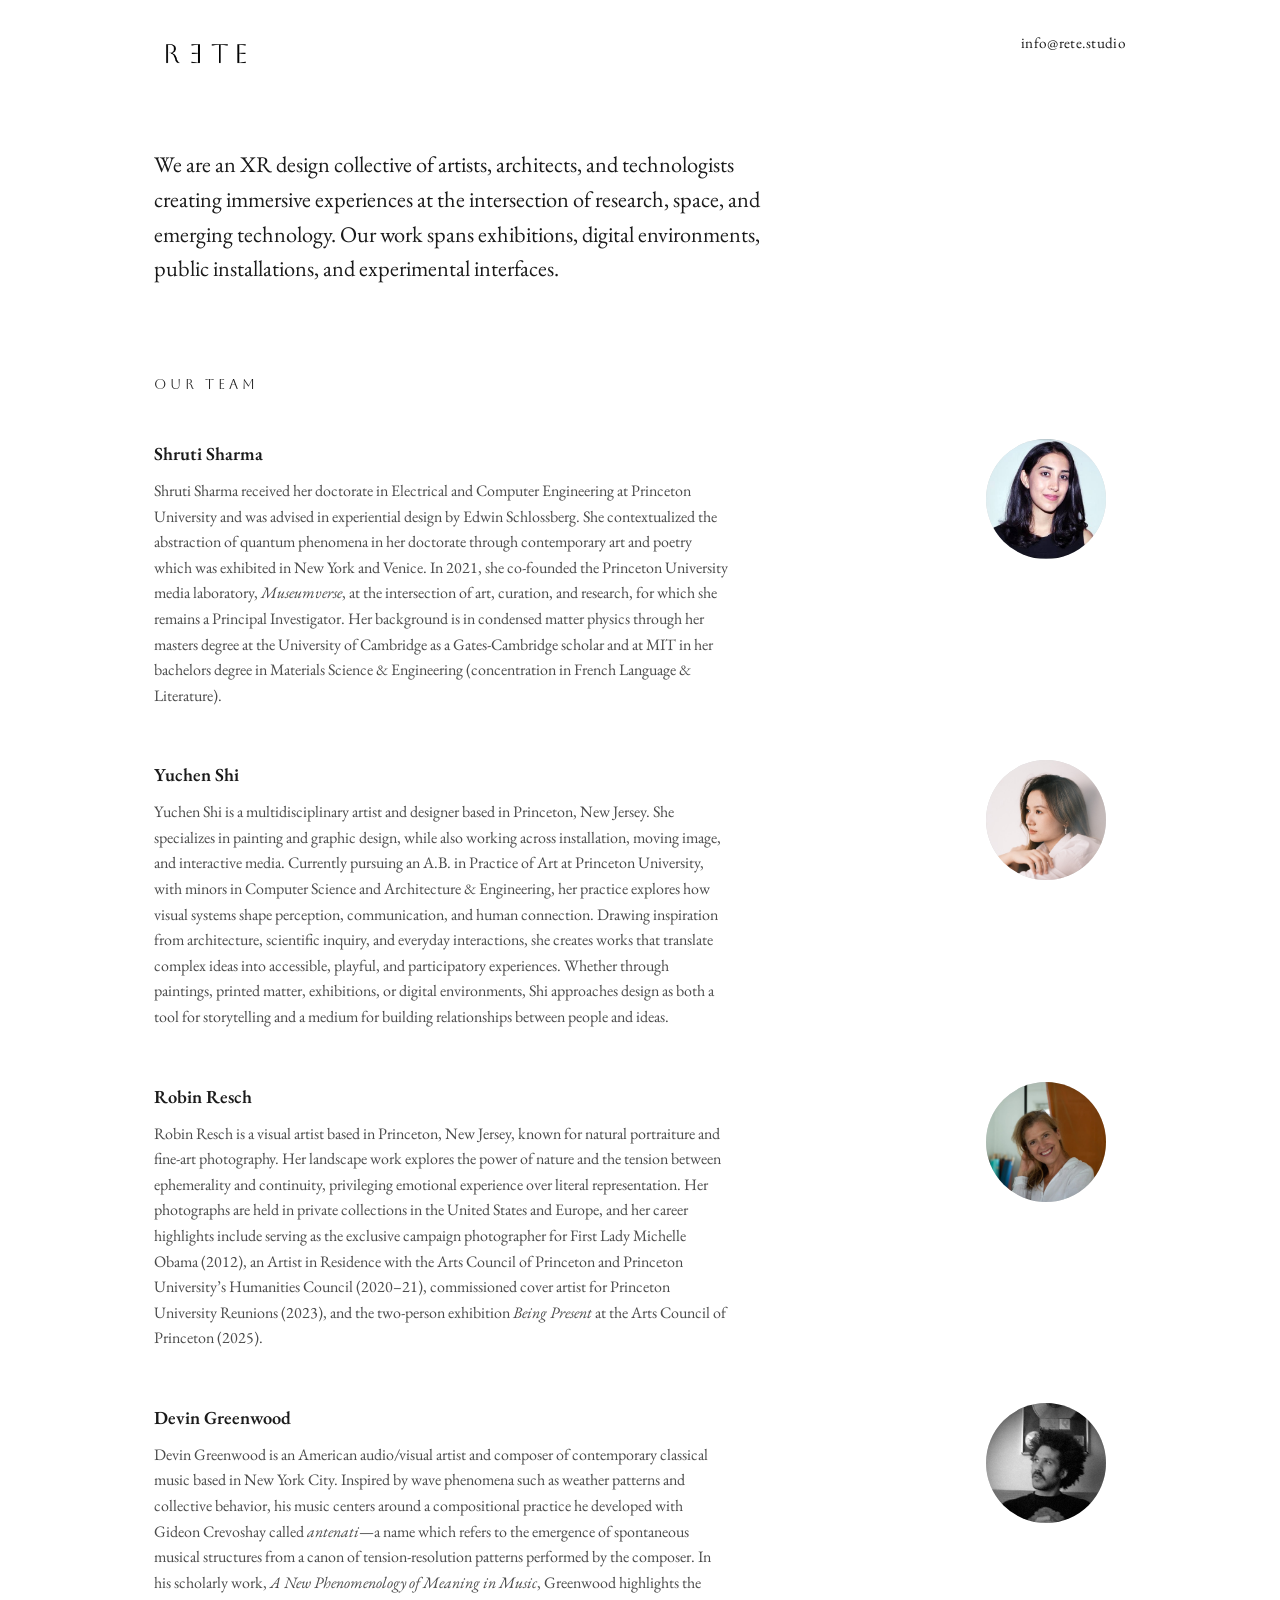
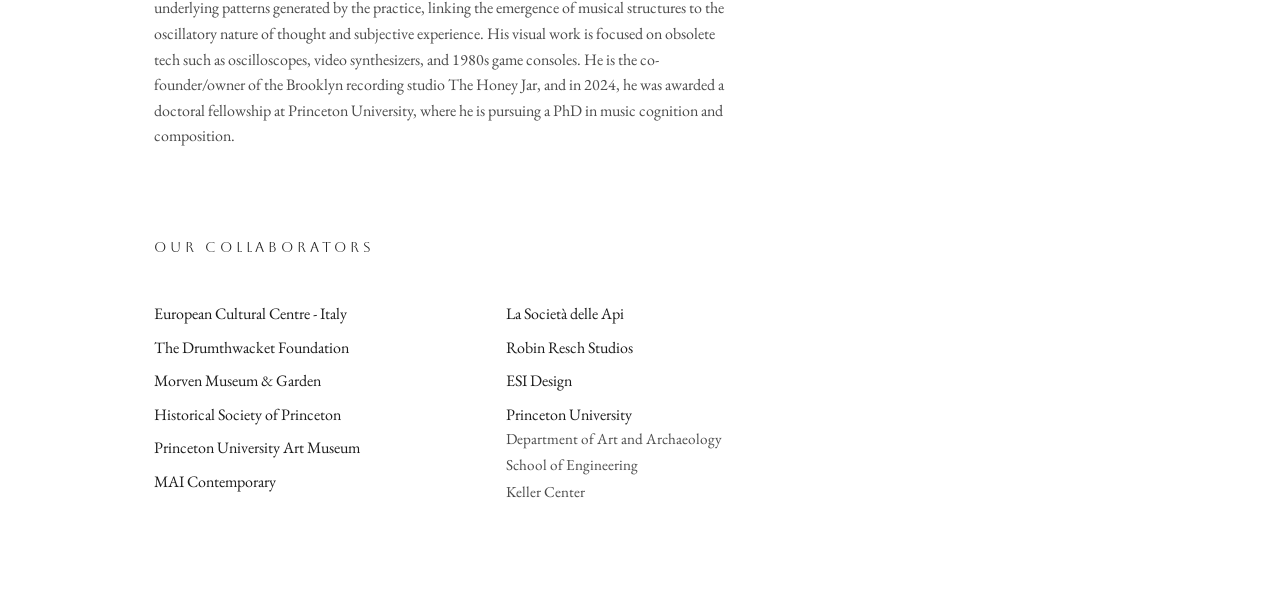
<file: about.html>
<!DOCTYPE html>
<html lang="en">
<head>
  <meta charset="UTF-8" />
  <meta name="viewport" content="width=device-width, initial-scale=1.0" />
  <meta name="description" content="About RETE — an XR design collective of artists, architects, and technologists." />
  <title>About Us — RETE</title>
  <link rel="preconnect" href="https://fonts.googleapis.com" />
  <link rel="preconnect" href="https://fonts.gstatic.com" crossorigin />
  <link href="https://fonts.googleapis.com/css2?family=Aboreto&family=EB+Garamond:ital,wght@0,400;0,500;0,600;1,400&display=swap" rel="stylesheet" />
  <link rel="stylesheet" href="styles.css" />
</head>
<body class="page-about">
  <main class="about">
    <header class="about-header">
      <a href="index.html" class="logo logo--header">
        <img src="assets/logo.png" alt="RETE" width="349" height="145" />
      </a>
      <a class="about-email" href="mailto:info@rete.studio">info@rete.studio</a>
    </header>

    <p class="about-intro emerge">
      We are an XR design collective of artists, architects, and technologists creating immersive experiences at the intersection of research, space, and emerging technology. Our work spans exhibitions, digital environments, public installations, and experimental interfaces.
    </p>

    <section class="team" aria-labelledby="team-heading">
      <h2 id="team-heading" class="section-title emerge">OUR TEAM</h2>

      <article class="team-member emerge">
        <div class="team-member-copy">
          <h3 class="team-name">Shruti Sharma</h3>
          <p>
            Shruti Sharma received her doctorate in Electrical and Computer Engineering at Princeton University and was advised in experiential design by Edwin Schlossberg. She contextualized the abstraction of quantum phenomena in her doctorate through contemporary art and poetry which was exhibited in New York and Venice. In 2021, she co-founded the Princeton University media laboratory, <em>Museumverse</em>, at the intersection of art, curation, and research, for which she remains a Principal Investigator. Her background is in condensed matter physics through her masters degree at the University of Cambridge as a Gates-Cambridge scholar and at MIT in her bachelors degree in Materials Science &amp; Engineering (concentration in French Language &amp; Literature).
          </p>
        </div>
        <div class="team-portrait">
          <img src="assets/shruti-sharma.png" alt="Shruti Sharma" width="200" height="200" />
        </div>
      </article>

      <article class="team-member emerge">
        <div class="team-member-copy">
          <h3 class="team-name">Yuchen Shi</h3>
          <p>
            Yuchen Shi is a multidisciplinary artist and designer based in Princeton, New Jersey. She specializes in painting and graphic design, while also working across installation, moving image, and interactive media. Currently pursuing an A.B. in Practice of Art at Princeton University, with minors in Computer Science and Architecture &amp; Engineering, her practice explores how visual systems shape perception, communication, and human connection. Drawing inspiration from architecture, scientific inquiry, and everyday interactions, she creates works that translate complex ideas into accessible, playful, and participatory experiences. Whether through paintings, printed matter, exhibitions, or digital environments, Shi approaches design as both a tool for storytelling and a medium for building relationships between people and ideas.
          </p>
        </div>
        <div class="team-portrait">
          <img src="assets/yuchen-shi.png" alt="Yuchen Shi" width="200" height="200" />
        </div>
      </article>

      <article class="team-member emerge">
        <div class="team-member-copy">
          <h3 class="team-name">Robin Resch</h3>
          <p>
            Robin Resch is a visual artist based in Princeton, New Jersey, known for natural portraiture and fine-art photography. Her landscape work explores the power of nature and the tension between ephemerality and continuity, privileging emotional experience over literal representation. Her photographs are held in private collections in the United States and Europe, and her career highlights include serving as the exclusive campaign photographer for First Lady Michelle Obama (2012), an Artist in Residence with the Arts Council of Princeton and Princeton University’s Humanities Council (2020–21), commissioned cover artist for Princeton University Reunions (2023), and the two-person exhibition <em>Being Present</em> at the Arts Council of Princeton (2025).
          </p>
        </div>
        <div class="team-portrait">
          <img src="assets/robin-resch.png" alt="Robin Resch" width="200" height="200" />
        </div>
      </article>

      <article class="team-member emerge">
        <div class="team-member-copy">
          <h3 class="team-name">Devin Greenwood</h3>
          <p>
            Devin Greenwood is an American audio/visual artist and composer of contemporary classical music based in New York City. Inspired by wave phenomena such as weather patterns and collective behavior, his music centers around a compositional practice he developed with Gideon Crevoshay called <em>antenati</em>—a name which refers to the emergence of spontaneous musical structures from a canon of tension-resolution patterns performed by the composer. In his scholarly work, <em>A New Phenomenology of Meaning in Music</em>, Greenwood highlights the underlying patterns generated by the practice, linking the emergence of musical structures to the oscillatory nature of thought and subjective experience. His visual work is focused on obsolete tech such as oscilloscopes, video synthesizers, and 1980s game consoles. He is the co-founder/owner of the Brooklyn recording studio The Honey Jar, and in 2024, he was awarded a doctoral fellowship at Princeton University, where he is pursuing a PhD in music cognition and composition.
          </p>
        </div>
        <div class="team-portrait">
          <img src="assets/devin-greenwood.png" alt="Devin Greenwood" width="200" height="200" />
        </div>
      </article>
    </section>

    <section class="collaborators" aria-labelledby="collaborators-heading">
      <h2 id="collaborators-heading" class="section-title emerge">OUR COLLABORATORS</h2>
      <div class="collaborators-grid emerge">
        <ul>
          <li>European Cultural Centre - Italy</li>
          <li>The Drumthwacket Foundation</li>
          <li>Morven Museum &amp; Garden</li>
          <li>Historical Society of Princeton</li>
          <li>Princeton University Art Museum</li>
          <li>MAI Contemporary</li>
        </ul>
        <ul>
          <li>La Società delle Api</li>
          <li>Robin Resch Studios</li>
          <li>ESI Design</li>
          <li>
            Princeton University
            <ul class="collaborators-sub">
              <li>Department of Art and Archaeology</li>
              <li>School of Engineering</li>
              <li>Keller Center</li>
            </ul>
          </li>
        </ul>
      </div>
    </section>
  </main>

  <script src="about.js"></script>
</body>
</html>
</file>
<file: styles.css>
:root {
  --cream: #f7f0e8;
  --ink: #1a1a1a;
  --muted: #4a4a4a;
  --portrait: #d9d9d9;
  --page: #ffffff;
  --font-display: "Aboreto", serif;
  --font-serif: "EB Garamond", "Garamond", serif;
}

*,
*::before,
*::after {
  box-sizing: border-box;
}

html {
  scroll-behavior: smooth;
}

body {
  margin: 0;
  font-family: var(--font-serif);
  color: var(--ink);
  background: var(--page);
  line-height: 1.55;
  -webkit-font-smoothing: antialiased;
}

a {
  color: inherit;
  text-decoration: none;
}

/* ——— Logo ——— */

.logo {
  display: block;
  margin: 0;
  line-height: 0;
}

.logo img {
  display: block;
  width: auto;
  height: auto;
}

.logo--hero {
  position: relative;
  z-index: 2;
  width: clamp(12rem, 38vw, 22rem);
  opacity: 0;
  transform: translateY(12px) scale(0.985);
  filter: blur(8px);
  transition:
    opacity 1.6s cubic-bezier(0.22, 1, 0.36, 1),
    transform 1.6s cubic-bezier(0.22, 1, 0.36, 1),
    filter 1.6s cubic-bezier(0.22, 1, 0.36, 1);
}

.logo--hero img {
  width: 100%;
}

.logo--hero.is-visible {
  opacity: 1;
  transform: translateY(0) scale(1);
  filter: blur(0);
}

.logo--header {
  width: 6.5rem;
}

.logo--header img {
  width: 100%;
  filter: brightness(0);
}

/* ——— Home ——— */

.page-home {
  background: #1a0a0c;
}

.home-stage {
  position: fixed;
  inset: 0;
  z-index: 1;
  display: grid;
  place-items: center;
  overflow: hidden;
  pointer-events: none;
}

.home-stage .about-nav {
  pointer-events: none;
}

.home-stage .about-nav.is-visible {
  pointer-events: auto;
}

.home-base {
  position: absolute;
  inset: 0;
  background:
    radial-gradient(ellipse 70% 60% at 20% 25%, #ff8a3d 0%, transparent 55%),
    radial-gradient(ellipse 65% 55% at 55% 50%, #e84a3c 0%, transparent 58%),
    radial-gradient(ellipse 75% 65% at 80% 75%, #c41e72 0%, transparent 55%),
    linear-gradient(135deg, #ff6b35 0%, #e23a4a 42%, #b8186a 100%);
  filter: blur(28px);
  transform: scale(1.08);
}

.home-media {
  position: absolute;
  inset: 0;
  overflow: hidden;
  opacity: 0;
  transition: opacity 1.25s cubic-bezier(0.22, 1, 0.36, 1);
}

.home-media.is-active {
  opacity: 1;
}

.home-media--scroll {
  z-index: 1;
}

.home-video {
  position: absolute;
  inset: 0;
  width: 100%;
  height: 100%;
  object-fit: cover;
  object-position: center;
  transform: scale(1.35);
  opacity: 1;
  transition: opacity 1.1s ease;
}

.home-video.is-dissolving {
  opacity: 0;
}

.home-scroll {
  height: 180vh;
  pointer-events: none;
}

.about-nav {
  position: fixed;
  top: 1.75rem;
  right: 2rem;
  z-index: 20;
  font-family: var(--font-display);
  font-size: 0.7rem;
  letter-spacing: 0.22em;
  color: var(--cream);
  opacity: 0;
  transform: translateY(-8px);
  filter: blur(4px);
  transition:
    opacity 0.9s cubic-bezier(0.22, 1, 0.36, 1),
    transform 0.9s cubic-bezier(0.22, 1, 0.36, 1),
    filter 0.9s cubic-bezier(0.22, 1, 0.36, 1);
}

.about-nav.is-visible {
  opacity: 1;
  transform: translateY(0);
  filter: blur(0);
}

/* ——— About page ——— */

.page-about {
  background: var(--page);
}

.about {
  position: relative;
  background: var(--page);
  padding: 2rem clamp(1.5rem, 5vw, 4.5rem) 6rem;
  max-width: 1100px;
  margin: 0 auto;
}

.about-header {
  display: flex;
  align-items: flex-start;
  justify-content: space-between;
  gap: 1rem;
  margin-bottom: 4.5rem;
}

.about-email {
  font-family: var(--font-serif);
  font-size: 0.95rem;
  letter-spacing: 0.02em;
  color: var(--ink);
}

.about-intro {
  max-width: 38rem;
  margin: 0 0 5.5rem;
  font-size: clamp(1.15rem, 2.1vw, 1.4rem);
  font-weight: 400;
  line-height: 1.55;
  color: var(--ink);
}

.section-title {
  margin: 0 0 2.75rem;
  font-family: var(--font-display);
  font-size: 0.85rem;
  font-weight: 400;
  letter-spacing: 0.28em;
  text-transform: uppercase;
}

.team {
  margin-bottom: 5.5rem;
}

.team-member {
  display: grid;
  grid-template-columns: minmax(0, 1fr) auto;
  gap: clamp(1.5rem, 4vw, 3.5rem);
  align-items: start;
  margin-bottom: 3.25rem;
}

.team-member:last-child {
  margin-bottom: 0;
}

.team-name {
  margin: 0 0 0.65rem;
  font-family: var(--font-serif);
  font-size: 1.15rem;
  font-weight: 600;
}

.team-member-copy p {
  margin: 0;
  max-width: 36rem;
  font-size: 1rem;
  line-height: 1.6;
  color: var(--muted);
}

.team-portrait {
  width: clamp(5.5rem, 12vw, 7.5rem);
  height: clamp(5.5rem, 12vw, 7.5rem);
  border-radius: 50%;
  background: var(--portrait);
  flex-shrink: 0;
  overflow: hidden;
  margin-inline-end: 20px;
}

.team-portrait img {
  width: 100%;
  height: 100%;
  object-fit: cover;
  object-position: center top;
  display: block;
}

.collaborators-grid {
  display: grid;
  grid-template-columns: 1fr 1fr;
  gap: 2rem 4rem;
  max-width: 40rem;
}

.collaborators-grid ul {
  list-style: none;
  margin: 0;
  padding: 0;
}

.collaborators-grid > ul > li {
  margin-bottom: 0.55rem;
  font-size: 1rem;
  color: var(--ink);
}

.collaborators-sub {
  list-style: none;
  margin: 0.35rem 0 0;
  padding-left: 1.1rem;
}

.collaborators-sub li {
  margin-bottom: 0.2rem;
  font-size: 0.95rem;
  color: var(--muted);
}

/* ——— Scroll emerge ——— */

.emerge {
  opacity: 0;
  transform: translateY(18px);
  filter: blur(6px);
  transition:
    opacity 1s cubic-bezier(0.22, 1, 0.36, 1),
    transform 1s cubic-bezier(0.22, 1, 0.36, 1),
    filter 1s cubic-bezier(0.22, 1, 0.36, 1);
}

.emerge.is-visible {
  opacity: 1;
  transform: translateY(0);
  filter: blur(0);
}

@media (max-width: 700px) {
  .about-nav {
    top: 1.25rem;
    right: 1.25rem;
    font-size: 0.62rem;
  }

  .about-header {
    margin-bottom: 3rem;
  }

  .about-intro {
    margin-bottom: 3.5rem;
  }

  .team-member {
    grid-template-columns: 1fr;
    gap: 1.25rem;
  }

  .team-portrait {
    order: -1;
    width: 5rem;
    height: 5rem;
    margin-inline-end: 0;
  }

  .collaborators-grid {
    grid-template-columns: 1fr;
    gap: 1.5rem;
  }
}

@media (prefers-reduced-motion: reduce) {
  .home-media,
  .home-video {
    transition: none;
  }

  .home-video {
    transform: scale(1.35);
  }

  .logo--hero,
  .about-nav,
  .emerge {
    transition: none;
    filter: none;
    transform: none;
  }

  .logo--hero,
  .about-nav.is-visible,
  .emerge.is-visible {
    opacity: 1;
  }
}
</file>
